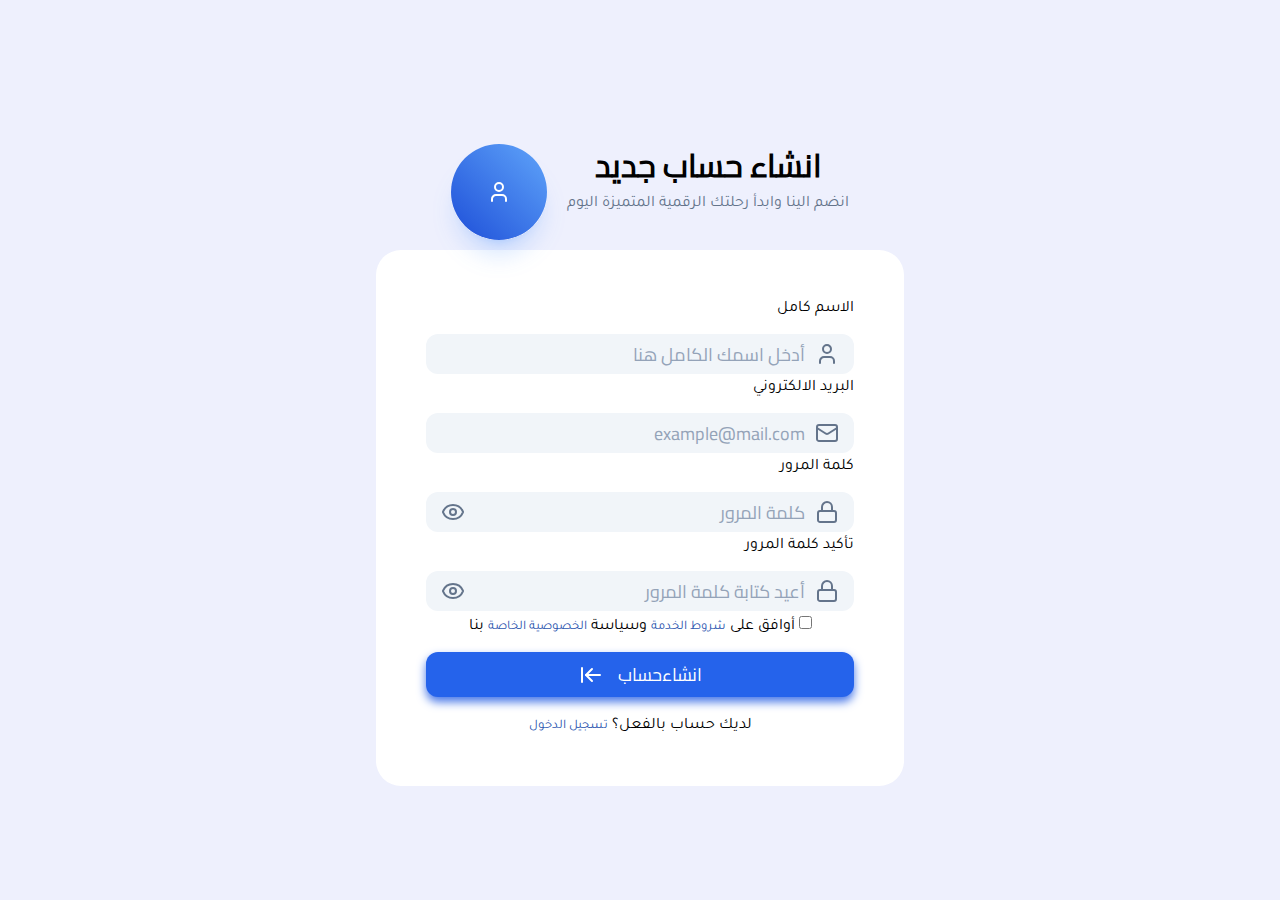
<file: index.html>
<!DOCTYPE html>
<html lang="en">
<link rel="stylesheet" href="RP_style.css">
<link rel="stylesheet" href="font_face.css">
<head>
    <meta charset="UTF-8">
    <meta name="viewport" content="width=device-width, initial-scale=1.0">
    <title>Document</title>
</head>
<body >
    
    <div class="card">
        <div class="header">
          <img  style="width: fit-content; height: fit-content; position: relative; top: 30px;" src="assests/images/Circle person icon.svg" alt="an icon of a person">
          <div >

          <h1  class="C_Normal">انشاء حساب جديد</h1>
          <p class="Normal" style="color: #64748B; margin-bottom: 15px;">انضم الينا وابدأ رحلتك الرقمية المتميزة اليوم</p>

          </div>
        </div>
        
        
        <div class="card_body" style="text-align: right;" >
          <form action="" style="padding: 25px;">

              <div class="form_header">
                <img  style="width: fit-content; height: fit-content; position: relative; top: 30px;" src="assests/images/Circle person icon.svg" alt="an icon of a person">
                <h1  class="C_Normal">انشاء حساب جديد</h1>
              </div>

              
                 <div class="field">
                   <label for="" style="display: block;">الاسم كامل</label>
                  <div class= "field_body" >
                    <input type="text"  placeholder="أدخل اسمك الكامل هنا"  class="C_Normal">
                    <img src="assests/images/person icon.svg" alt="" style = "">
                  </div>
                 </div>
                
                  <div class="field">
                   <label for="" style="display: block;">البريد الالكتروني</label>
                  <div class= "field_body" >
                    <input type="email"  placeholder="example@mail.com"  class="C_Normal">
                    <img src="assests/images/mail.svg" alt="" style = "">
                  </div>
                 </div>

                  <div class="field">
                   <label for="" style="display: block;">كلمة المرور</label>
                  <div class= "field_body" >
                   <button class="eye_btn" onclick="ToggleText()"> <img src="assests/images/eye.svg" alt="" style = ""> </button> 
                    <input type="password" id="password" placeholder="كلمة المرور"  class="C_Normal">
                    <img src="assests/images/lock.svg" alt="" style = "">
                  </div>
                 </div>

                  <div class="field">
                   <label for="" style="display: block;">تأكيد كلمة المرور</label>
                  <div class= "field_body">
                    <button class="eye_btn" onclick="ToggleTextVir()"><img src="assests/images/eye.svg"  alt="" style = ""></button>
                    <input type="password" id="password_vir" placeholder="أعيد كتابة كلمة المرور"  class="C_Normal">
                    <img src="assests/images/lock.svg" alt="" style = "">
                  </div>
                 </div>
                
                 <div class="checkbox_field">
                  <p>أوافق على <span><a href="">شروط الخدمة</a></span> وسياسة <span><a href="">الخصوصية الخاصة</a></span> بنا</p>
                  <input type="checkbox" id="remember" style="cursor: pointer;">
                 </div>

                <button class="submit_btn C_Normal"> <img src="assests/images/arrow.svg" alt="an icon of an arrow pointing to the right">انشاءحساب</button>
                <p style="margin-top: 15px;">لديك حساب بالفعل؟ <span class="login_link"><a href="">تسجيل الدخول</a></span></p>

            </form>
        </div>
    </div>
    
    <script src="index.js"></script>
</body>
</html>
</file>
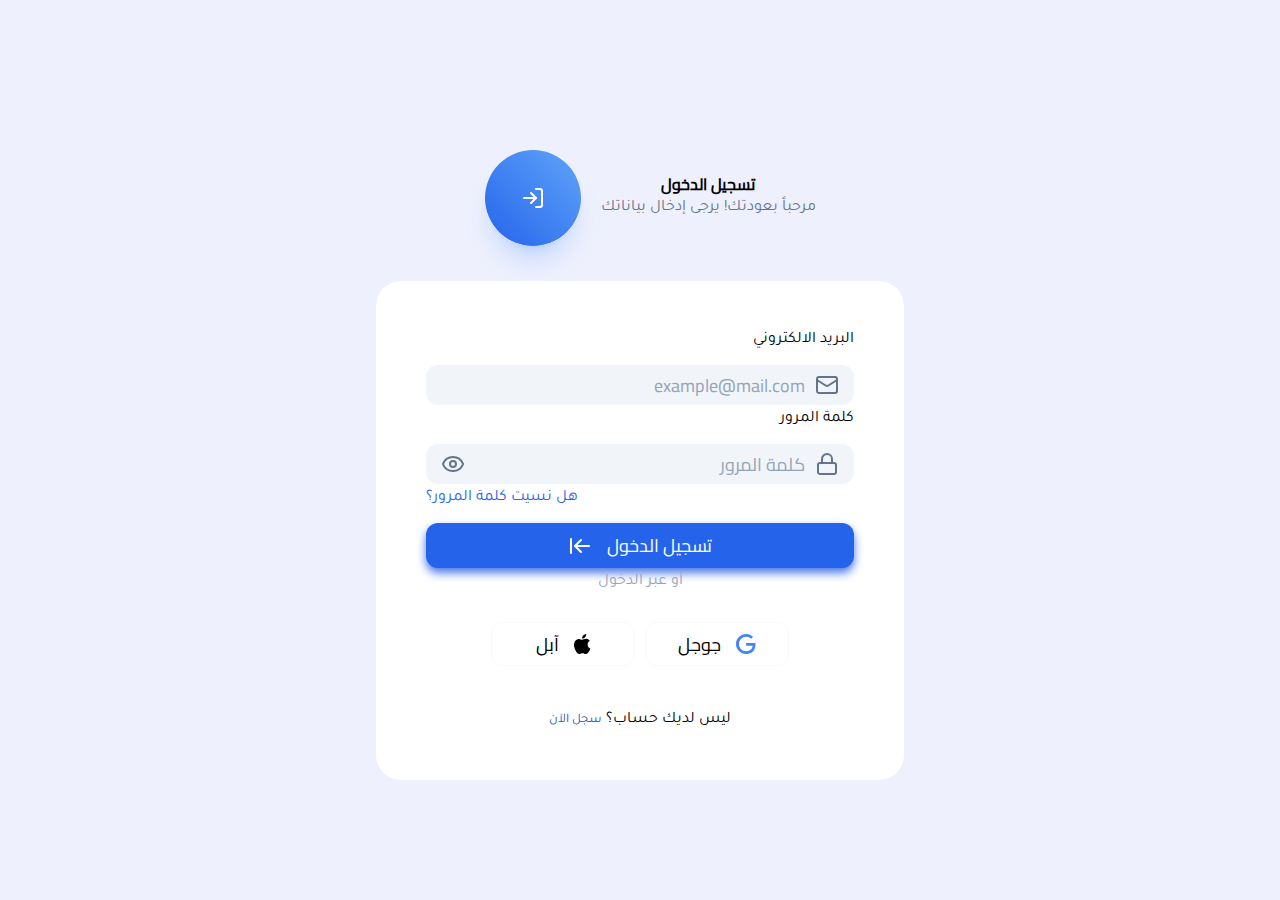
<file: LogInPage/index.html>
<!DOCTYPE html>
<html lang="en">
<link rel="stylesheet" href="LI_style.css">
<link rel="stylesheet" href="font_face.css">
<head>
    <meta charset="UTF-8">
    <meta name="viewport" content="width=device-width, initial-scale=1.0">
    <title>Document</title>
</head>
<body >
    
    <div class="card">
        <div class="header">
          <img  style="width: fit-content; height: fit-content; position: relative; top: 30px;" src="assests/images/log in icon.svg" alt="an icon of a person">
          <div >

          <h1  class="C_Normal">تسجيل الدخول</h1>
          <p class="Normal" style="color: #64748B; margin-bottom: 15px;">مرحباً بعودتك! يرجى إدخال بياناتك</p>

          </div>
        </div>
        
        
        <div class="card_body" style="text-align: right;" >
          <form action="" style="padding: 25px;">

              <div class="form_header">
                <img  style="width: fit-content; height: fit-content; position: relative; top: 30px;" src="assests/images/log in icon.svg" alt="an icon of a person">
                <h1  class="C_Normal">تسجيل الدخول</h1>
              </div>

              
                
                  <div class="field">
                   <label for="" style="display: block;">البريد الالكتروني</label>
                  <div class= "field_body" >
                    <input type="email"  placeholder="example@mail.com"  class="C_Normal">
                    <img src="assests/images/mail.svg" alt="" >
                  </div>
                 </div>

                  <div class="field">
                   <label for="" style="display: block;">كلمة المرور</label>
                  <div class= "field_body" >
                   <button class="eye_btn" onclick="ToggleText()"> <img src="assests/images/eye.svg" alt="" > </button> 
                    <input type="password" id="password" placeholder="كلمة المرور"  class="C_Normal">
                    <img src="assests/images/lock.svg" alt="" >
                  </div>
                 </div>

                 <div style="display: flex; justify-content: start; width: 100%">
                  <p ><a href="../otp verification/index.html" style="color: #2563EB;">هل نسيت كلمة المرور؟</a></p>
                 </div>
                

                <button class="submit_btn C_Normal"> <img src="assests/images/arrow.svg" alt="an icon of an arrow pointing to the right">تسجيل الدخول</button>


                <div class="form_footer">
                  <p style="color: #94A3B8;">أو عبر الدخول</p>

                  <div style="width: 100%; display: flex; justify-content: center; align-items: center; gap: 10px; height: fit-content;"><button class="other_login C_Normal">آبل <img src="assests/images/Apple icon.svg" alt=""></button><button class="other_login C_Normal">جوجل<img src="assests/images/Google icon.svg" alt=""></button></div>

                  <p style="margin-top: 15px;">ليس لديك حساب؟ <span class="login_link"><a href="../RegisterPage/index.html">سجل الآن</a></span></p>
                </div>

            </form>
        </div>
    </div>
    
    <script src="index.js"></script>
</body>
</html>
</file>
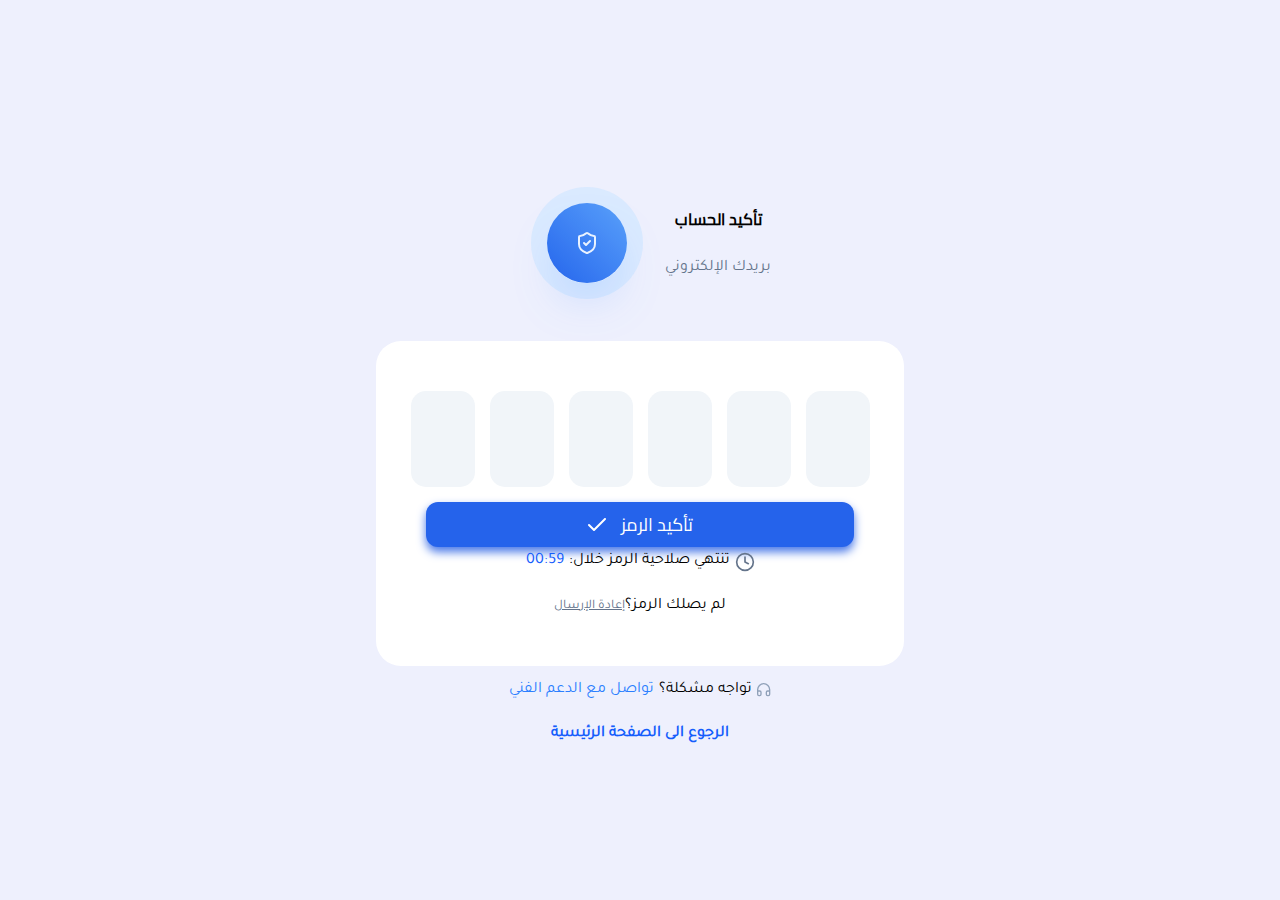
<file: otp verification/index.html>
<!DOCTYPE html>
<html lang="en">
<link rel="stylesheet" href="ocr_style.css">
<link rel="stylesheet" href="font_face.css">
<head>
    <meta charset="UTF-8">
    <meta name="viewport" content="width=device-width, initial-scale=1.0">
    <title>Document</title>
</head>
<body >
    
    <div class="card">
        <div class="header">
          <img  style="width: fit-content; height: fit-content; position: relative; top: 30px;" src="assests/images/verification icon.svg" alt="an icon of a person">
          <div style="display: flex; flex-direction: column; gap: 25px; margin: 025px 0;">

          <h1  class="C_Normal">تأكيد الحساب</h1>
          <p class="Normal" style="color: #64748B; margin-bottom: 15px;">بريدك الإلكتروني</p>

          </div>
        </div>
        
        
        <div class="card_body" style="text-align: right;" >
          <form action="" style="padding: 25px;">

              <div class="form_header">
                <img  style="width: fit-content; height: fit-content; position: relative; top: 30px;" src="assests/images/verification icon.svg" alt="an icon of a person">
                <h1  class="C_Normal">تأكيد الحساب</h1>
              </div>

              
                
                  <div class="field">
                   
                    <input class = "Normal" type="text" maxlength="1" class="C_Normal">
                    <input class = "Normal" type="text" maxlength="1" class="C_Normal">
                    <input class = "Normal" type="text" maxlength="1" class="C_Normal">
                    <input class = "Normal" type="text" maxlength="1" class="C_Normal">
                    <input class = "Normal" type="text" maxlength="1" class="C_Normal">
                    <input class = "Normal" type="text" maxlength="1" class="C_Normal">
                   
                 </div>

                

                <button class="submit_btn C_Normal"> <img src="assests/images/check icon.svg" alt="an icon of an arrow pointing to the right">تأكيد الرمز</button>


                <div class="form_footer">
                  <div class = "Normal" style="display: flex; justify-content: center; align-items: center; gap: 5px;"><span style="color: #155DFC;" id="timer">00:59</span><p>:تنتهي صلاحية الرمز خلال</p><img src="assests/images/clock icon.svg" alt="">
                </div>

                  <p style="margin-top: 15px;">لم يصلك الرمز؟<span class="login_link"><a href="" style="text-decoration: underline; color: #64748B;">إعادة الإرسال</a></span></p>
                </div>

            </form>
        </div>

        <div class = "Normal footer" ><span style="color: #155DFC;"><a href="" style="color: #2B7FFF;">تواصل مع الدعم الفني</a></span><p>تواجه مشكلة؟</p><img src="assests/images/headphones icon.svg" alt=""></div>
        <a href="../LogInPage/index.html" class = "Normal" style="color: #155DFC ; margin-top: 25px; font-weight: bolder;">الرجوع الى الصفحة الرئيسية</a>
    </div>
    
    <script src="index.js"></script>
</body>
</html>
</file>
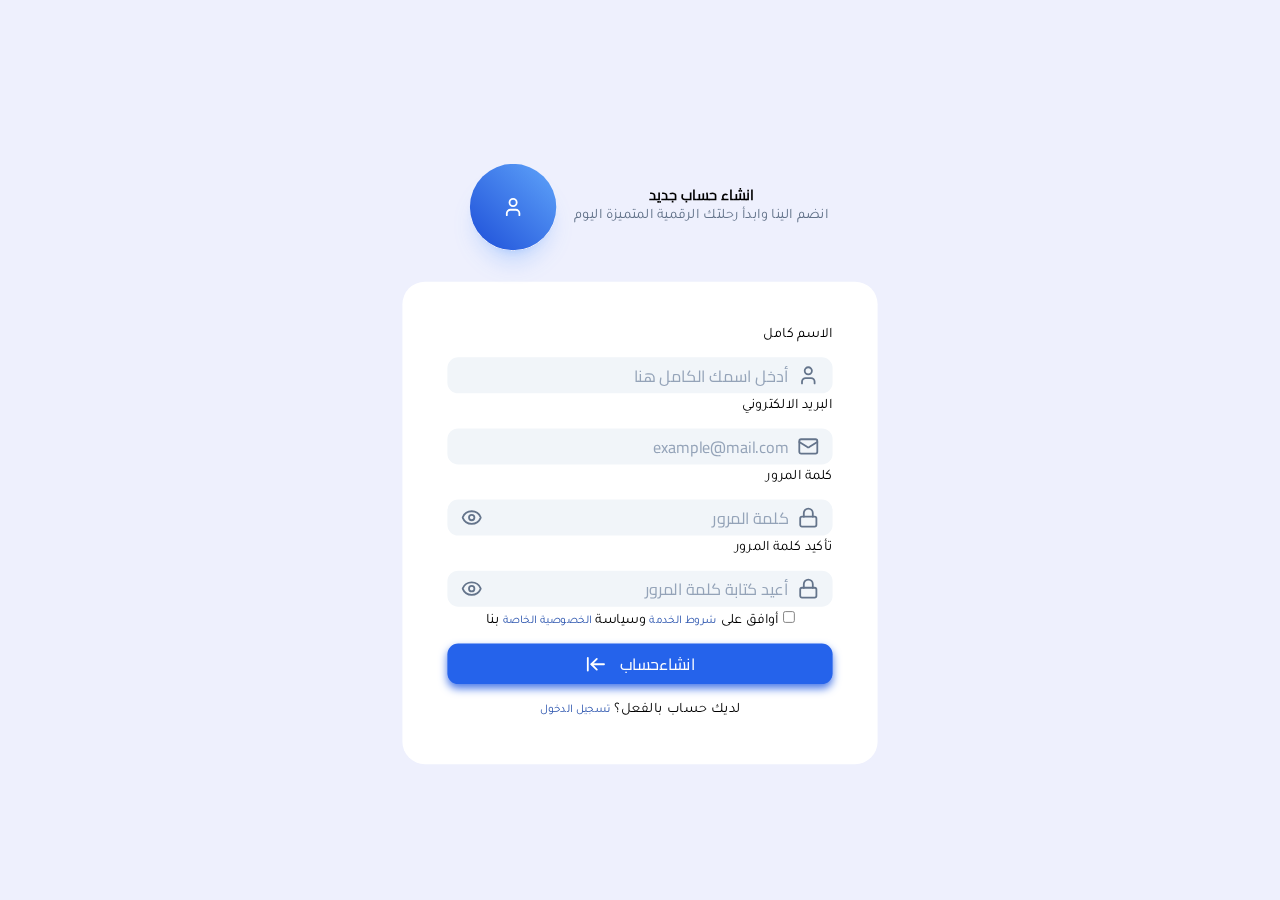
<file: RegisterPage/index.html>
<!DOCTYPE html>
<html lang="en">
<link rel="stylesheet" href="RP_style.css">
<link rel="stylesheet" href="font_face.css">
<head>
    <meta charset="UTF-8">
    <meta name="viewport" content="width=device-width, initial-scale=1.0">
    <title>Document</title>
</head>
<body >
    
    <div class="card">
        <div class="header">
          <img  style="width: fit-content; height: fit-content; position: relative; top: 30px;" src="assests/images/Circle person icon.svg" alt="an icon of a person">
          <div >

          <h1  class="C_Normal">انشاء حساب جديد</h1>
          <p class="Normal" style="color: #64748B; margin-bottom: 15px;">انضم الينا وابدأ رحلتك الرقمية المتميزة اليوم</p>

          </div>
        </div>
        
        
        <div class="card_body" style="text-align: right;" >
          <form action="" style="padding: 25px;">

              <div class="form_header">
                <img  style="width: fit-content; height: fit-content; position: relative; top: 30px;" src="assests/images/Circle person icon.svg" alt="an icon of a person">
                <h1  class="C_Normal">انشاء حساب جديد</h1>
              </div>

              
                 <div class="field">
                   <label for="" style="display: block;">الاسم كامل</label>
                  <div class= "field_body" >
                    <input type="text"  placeholder="أدخل اسمك الكامل هنا"  class="C_Normal">
                    <img src="assests/images/person icon.svg" alt="" >
                  </div>
                 </div>
                
                  <div class="field">
                   <label for="" style="display: block;">البريد الالكتروني</label>
                  <div class= "field_body" >
                    <input type="email"  placeholder="example@mail.com"  class="C_Normal">
                    <img src="assests/images/mail.svg" alt="" >
                  </div>
                 </div>

                  <div class="field">
                   <label for="" style="display: block;">كلمة المرور</label>
                  <div class= "field_body" >
                   <button class="eye_btn" onclick="ToggleText()"> <img src="assests/images/eye.svg" alt="" > </button> 
                    <input type="password" id="password" placeholder="كلمة المرور"  class="C_Normal">
                    <img src="assests/images/lock.svg" alt="" >
                  </div>
                 </div>

                  <div class="field">
                   <label for="" style="display: block;">تأكيد كلمة المرور</label>
                  <div class= "field_body">
                    <button class="eye_btn" onclick="ToggleTextVir()"><img src="assests/images/eye.svg"  alt="" ></button>
                    <input type="password" id="password_vir" placeholder="أعيد كتابة كلمة المرور"  class="C_Normal">
                    <img src="assests/images/lock.svg" alt="" >
                  </div>
                 </div>
                
                 <div class="checkbox_field">
                  <p>أوافق على <span><a href="">شروط الخدمة</a></span> وسياسة <span><a href="">الخصوصية الخاصة</a></span> بنا</p>
                  <input type="checkbox" id="remember" style="cursor: pointer;">
                 </div>

                <button class="submit_btn C_Normal"> <img src="assests/images/arrow.svg" alt="an icon of an arrow pointing to the right">انشاءحساب</button>
                <p style="margin-top: 15px;">لديك حساب بالفعل؟ <span class="login_link"><a href="/LogInPage/index.html">تسجيل الدخول</a></span></p>

            </form>
        </div>
    </div>
    
    <script src="index.js"></script>
</body>
</html>
</file>
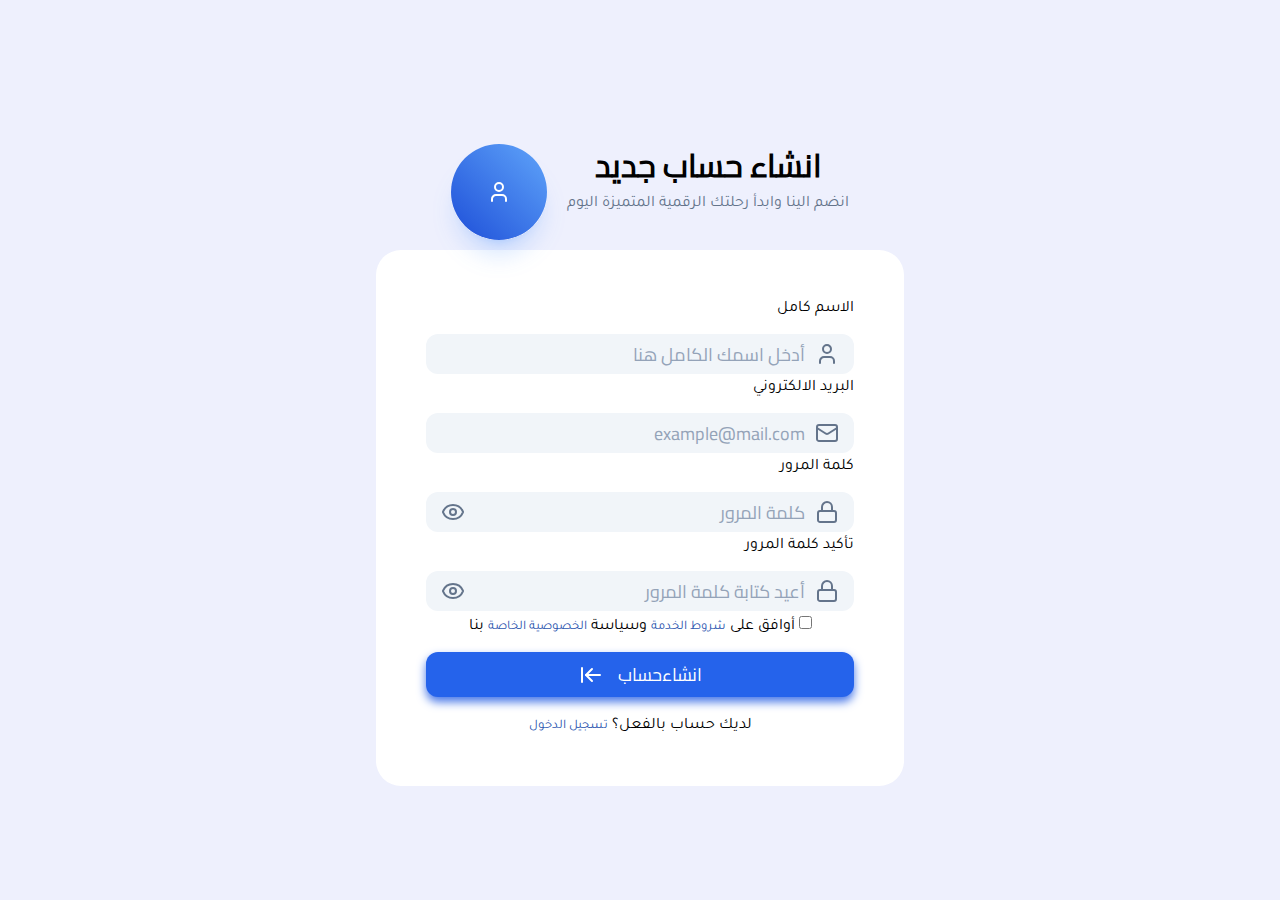
<file: Registration_page.html>
<!DOCTYPE html>
<html lang="en">
<link rel="stylesheet" href="RP_style.css">
<link rel="stylesheet" href="font_face.css">
<head>
    <meta charset="UTF-8">
    <meta name="viewport" content="width=device-width, initial-scale=1.0">
    <title>Document</title>
</head>
<body >
    
    <div class="card">
        <div class="header">
          <img  style="width: fit-content; height: fit-content; position: relative; top: 30px;" src="assests/images/Circle person icon.svg" alt="an icon of a person">
          <div >

          <h1  class="C_Normal">انشاء حساب جديد</h1>
          <p class="Normal" style="color: #64748B; margin-bottom: 15px;">انضم الينا وابدأ رحلتك الرقمية المتميزة اليوم</p>

          </div>
        </div>
        
        
        <div class="card_body" style="text-align: right;" >
            <form action="" style="padding: 25px;">
                 <div class="field">
                   <label for="" style="display: block;">الاسم كامل</label>
                  <div class= "field_body" >
                    <input type="text"  placeholder="أدخل اسمك الكامل هنا"  class="C_Normal">
                    <img src="assests/images/person icon.svg" alt="" style = "">
                  </div>
                 </div>
                
                  <div class="field">
                   <label for="" style="display: block;">البريد الالكتروني</label>
                  <div class= "field_body" >
                    <input type="email"  placeholder="example@mail.com"  class="C_Normal">
                    <img src="assests/images/mail.svg" alt="" style = "">
                  </div>
                 </div>

                  <div class="field">
                   <label for="" style="display: block;">كلمة المرور</label>
                  <div class= "field_body" >
                   <button class="eye_btn" onclick="ToggleText()"> <img src="assests/images/eye.svg" alt="" style = ""> </button> 
                    <input type="password" id="password" placeholder="كلمة المرور"  class="C_Normal">
                    <img src="assests/images/lock.svg" alt="" style = "">
                  </div>
                 </div>

                  <div class="field">
                   <label for="" style="display: block;">تأكيد كلمة المرور</label>
                  <div class= "field_body">
                    <button class="eye_btn" onclick="ToggleTextVir()"><img src="assests/images/eye.svg"  alt="" style = ""></button>
                    <input type="password" id="password_vir" placeholder="أعيد كتابة كلمة المرور"  class="C_Normal">
                    <img src="assests/images/lock.svg" alt="" style = "">
                  </div>
                 </div>
                
                 <div class="checkbox_field">
                  <p>أوافق على <span><a href="">شروط الخدمة</a></span> وسياسة <span><a href="">الخصوصية الخاصة</a></span> بنا</p>
                  <input type="checkbox" id="remember">
                 </div>

                <button class="submit_btn C_Normal"> <img src="assests/images/arrow.svg" alt="an icon of an arrow pointing to the right">انشاءحساب</button>
                <p style="margin-top: 15px;">لديك حساب بالفعل؟ <span class="login_link"><a href="">تسجيل الدخول</a></span></p>

            </form>
        </div>
    </div>
    
    <script src="index.js"></script>
</body>
</html>
</file>
<file: RP_style.css>
:root{
    --color1 : #EEF0FD;
    --color2 : #BDC8F6;
    --color3 : #889FF0;
    --color4 : #4978E8;
    --color5 : #2D56AF;
    --color6 : #1A3673;
    --color7 : #09193C;
}




*{
    padding: 0;
    margin: 0;
    box-sizing: border-box;
}

.C_Normal{
    font-family:  "C_Normal";
}

.Normal{
    font-family: "Normal";
}



body{
    overflow-x: hidden;
    overflow-y: hidden;
    padding: 0;
    background-color: var(--color1);
    width: 100vw;
    height: 100vh;
    display: flex;
    justify-content: center;
    align-items: center;
}

body > p{
    font-family: "Normal";
}

.card{
    width: fit-content;
    box-sizing: border-box;
    padding: 2rem;
    display: flex;
    justify-content: center;
    align-items: center;
    flex-direction: column;
}


.card_body{
    width : 33em;
    box-sizing: border-box;
    padding: 25px;
    border-radius: 25px;
    background-color: white;
    font-family: Normal;
}

.card_body button{
    cursor: pointer;
}

.submit_btn{
    font-size: large;
    width: 100%;
    height: 3.6em;
    border-radius: 12px;
    border: none;
    margin-top: 10px;
    background: #2563EB;
    box-shadow: 0px 5px 10px var(--color4);
    color: white;
    display: flex;
    justify-content: center;
    align-items: center;
    gap: 15px;

    transition: all 0.25s ease-in-out;
}

.submit_btn:hover{
    transform: scale(1.02); 
    box-shadow: 0px 5px 25px var(--color3);

}

.card_body form{
    display: flex;
    justify-content: center;
    align-items: center;
    flex-direction: column;
    gap: 20px;
    text-align: right;
}

.card_body form p span a{
    font-size: small;
    color: #2D56AF;
    text-decoration: none;
}

.card_body form p {
    display: inline;
}

.card_body form input {
    display: inline;
    
}

.card_body form input:hover{
    cursor: text;
    
}

.card_body form input::placeholder{
    color: #94A3B8
    
}

.form_header{
    display: none;
   
}

.card_body input{
    border: none;
    background-color: transparent;
    
}

.field{
    width: 100%;
    display: flex;
    flex-direction: column;
    gap: 15px;
}

.field_body{
    font-family: Thin;
    gap: 10px;
    display: flex;
    justify-content: space-between; 
    align-items: center;
    background-color: #F1F5F9;
    box-sizing: border-box;
    padding: 10px 15px;
    border-radius: 12px;
    height: 3.5em;
}


#password::placeholder{
  font-size: large;
}
#password_vir::placeholder{
  font-size: large;
}

.field_body button{
    display: flex;
    justify-content: center;
    align-items: center;
}

.field_body input{
    font-size: large;
    display: flex;
    gap: 10px;
    direction: rtl;
    flex-grow: 1;
}
.field_body input:focus{
    outline: none;
}
.eye_btn{
   background-color: transparent;
   border : none;
}

.login_link a{
    color: var(--color5);
    text-decoration: none;

    transition: all 0.5s ease-in-out;
}

.login_link a:hover{
    text-decoration: underline;
}

.header{
    display: flex;
    flex-direction: column;
    justify-content: center;
    align-items: center;
    text-align: center;
}
@media (max-height: 900px) {
   .header{
    flex-direction: row;
   }
   
   .field_body{
    height: 2.5em;
   }

   .card_body form{
    gap :5px;
   }

   .submit_btn{
    height: 2.5em;
   }
}




@media (max-width: 600px) {
   .card_body{
    width: 24em;
   }

   .header{
    font-size: medium;
    gap: 0;
   }

   .header img{
    transform: scale(0.8);
   }

  

}

@media (max-width: 450px){

    
    .header img{
        display: block;
        transform: scale(0.7);
    }

    .card_body{
    width: 20em;
   }

   .header{
    font-size: small;
    gap: 0;
   }

   .header h1{
    font-size: medium;
   }

   .card_body form input{
    font-size: small;
   }

   #password::placeholder{
    font-size: small;
   }

   #password_vir::placeholder{
    font-size: small;
   }

   .submit_btn{
    font-size: small;
   }
}

@media (max-width: 380px) {

    .header{
        display: none;
    }

    .form_header{
         display: flex;
         flex-direction: column;
    justify-content: center;
    align-items: center;
    text-align: center;
    margin-bottom: 30px;
    }
    *{
        font-size: small;
        box-sizing: border-box;
    }
    body{
        margin: 0;
        padding: 0;
        width: 100vw;
        height: 100vh;
    }
    .card{
        width: 100%;
        height: 100%;
    }
   .card_body{
    
    width: 100vw;
    height: 100vh;
    padding: 0;
   }

   .card_body form{
    width: 100vw;
    height: 100vh;
   }

   .card_body form input{
    font-size: small;
   }

   #password::placeholder{
    font-size: small;
   }

   #password_vir::placeholder{
    font-size: small;
   }

}
</file>
<file: font_face.css>
@font-face {
    font-family: "Bolder";
    src: url(assests/fonts/Tajawal/Tajawal-ExtraBold.ttf);
}
@font-face {
    font-family: "Bold";
    src: url(assests/fonts/Tajawal/Tajawal-Bold.ttf);
}
@font-face {
    font-family: "Normal";
    src: url(assests/fonts/Tajawal/Tajawal-Regular.ttf);
}
@font-face {
    font-family: "Thin";
    src: url(assests/fonts/Tajawal/Tajawal-Light.ttf);
}
@font-face {
    font-family: "C_Bolder";
    src: url(assests/fonts/Cario/Cairo-ExtraBold.ttf);
}
@font-face {
    font-family: "C_Bold";
    src: url(assests/fonts/Cario/Cairo-Bold.ttf);
}
@font-face {
    font-family: "C_Normal";
    src: url(assests/fonts/Cario/Cairo-Regular.ttf);
}
</file>
<file: LogInPage/LI_style.css>
:root{
    --color1 : #EEF0FD;
    --color2 : #BDC8F6;
    --color3 : #889FF0;
    --color4 : #4978E8;
    --color5 : #2D56AF;
    --color6 : #1A3673;
    --color7 : #09193C;
}




*{
    padding: 0;
    margin: 0;
    box-sizing: border-box;
}

.C_Normal{
    font-family:  "C_Normal";
}

.Normal{
    font-family: "Normal";
}

a{
    text-decoration: none;
}

a:hover{
    text-decoration: underline;
}

body{
    overflow-x: hidden;
    /* overflow-y: hidden; */
    padding: 0;
    background-color: var(--color1);
    width: 100vw;
    height: 100vh;
    display: flex;
    justify-content: center;
    align-items: center;
}

body > p{
    font-family: "Normal";
}

.card{
    width: fit-content;
    box-sizing: border-box;
    padding: 2rem;
    display: flex;
    justify-content: center;
    align-items: center;
    flex-direction: column;
}


.card_body{
    width : 33em;
    box-sizing: border-box;
    padding: 25px;
    border-radius: 25px;
    background-color: white;
    font-family: Normal;
}

.card_body button{
    cursor: pointer;
}

.submit_btn{
    font-size: large;
    width: 100%;
    height: 3.6em;
    border-radius: 12px;
    border: none;
    margin-top: 10px;
    background: #2563EB;
    box-shadow: 0px 5px 10px var(--color4);
    color: white;
    display: flex;
    justify-content: center;
    align-items: center;
    gap: 15px;

    transition: all 0.25s ease-in-out;
}

.submit_btn:hover{
    transform: scale(1.02); 
    box-shadow: 0px 5px 25px var(--color3);

}

.submit_btn:active{
    transform: scale(0.98);
    background-color: #1a52cb;
}

.other_login{
    font-size: large;
    width: 8em;
    height: 2.4em;
    border-radius: 12px;
    border: #F8FAFC solid;
    border-width: 1px;
    background: #ffffff;
    color: rgb(0, 0, 0);
    display: flex;
    justify-content: center;
    align-items: center;
    gap: 15px;

    transition: all 0.25s ease-in-out;
}

.other_login:hover{
    transform: scale(1.02); 
}

.other_login:active{

    background-color: rgb(154, 154, 154);
    transform: scale(0.98);
}

.card_body form{
    display: flex;
    justify-content: center;
    align-items: center;
    flex-direction: column;
    gap: 20px;
    text-align: right;
}

.card_body form p span a{
    font-size: small;
    color: #2D56AF;
    text-decoration: none;
}

.card_body form p {
    display: inline;
}

.card_body form input {
    display: inline;
    
}

.card_body form input:hover{
    cursor: text;
    
}

.card_body form input::placeholder{
    color: #94A3B8
    
}

.form_header{
    display: none;
   
}

.card_body input{
    border: none;
    background-color: transparent;
    
}

.field{
    width: 100%;
    display: flex;
    flex-direction: column;
    gap: 15px;
}

.field_body{
    font-family: Thin;
    gap: 10px;
    display: flex;
    justify-content: space-between; 
    align-items: center;
    background-color: #F1F5F9;
    box-sizing: border-box;
    padding: 10px 15px;
    border-radius: 12px;
    height: 3.5em;
}


#password::placeholder{
  font-size: large;
}
#password_vir::placeholder{
  font-size: large;
}

.field_body button{
    display: flex;
    justify-content: center;
    align-items: center;
}

.field_body input{
    font-size: large;
    display: flex;
    gap: 10px;
    direction: rtl;
    flex-grow: 1;
}
.field_body input:focus{
    outline: none;
}
.eye_btn{
   background-color: transparent;
   border : none;
}

.login_link a{
    color: var(--color5);
    text-decoration: none;

    transition: all 0.5s ease-in-out;
}

.login_link a:hover{
    text-decoration: underline;
}

.header{
    display: flex;
    flex-direction: column;
    justify-content: center;
    align-items: center;
    text-align: center;
}


.form_footer{
    display: flex;
    justify-content: center;
    align-items: center;
    flex-direction: column;
    gap: 30px;
    width: 100%;
}

@media (max-height: 900px) {
   .header{
    flex-direction: row;
   }

   .header img{
    margin-bottom: 25px;
   }

   .header div h1{
    font-size:medium;
   }
   
   .field_body{
    height: 2.5em;
   }

   .card_body form{
    gap :5px;
   }

   .submit_btn{
    height: 2.5em;
   }
}




@media (max-width: 600px) {
   .card_body{
    width: 24em;
   }

   .header{
    font-size: medium;
    gap: 0;
   }

   .header img{
    transform: scale(0.8);
   }

  

}

@media (max-width: 450px){

    
    .header img{
        display: block;
        transform: scale(0.7);
    }

    .card_body{
    width: 20em;
   }

   .header{
    font-size: small;
    gap: 0;
   }

   .header h1{
    font-size: medium;
   }

   .card_body form input{
    font-size: small;
   }

   #password::placeholder{
    font-size: small;
   }

   #password_vir::placeholder{
    font-size: small;
   }

   .submit_btn{
    font-size: small;
   }
}

@media (max-width: 380px) {

    .header{
        display: none;
    }

    .form_header{
         display: flex;
         flex-direction: column;
    justify-content: center;
    align-items: center;
    text-align: center;
    margin-bottom: 30px;
    }
    *{
        font-size: small;
        box-sizing: border-box;
    }
    body{
        margin: 0;
        padding: 0;
        width: 100vw;
        height: 100vh;
    }
    .card{
        width: 100%;
        height: 100%;
    }
   .card_body{
    
    width: 100vw;
    height: 100vh;
    padding: 0;
   }

   .card_body form{
    width: 100vw;
    height: 100vh;
   }

   .card_body form input{
    font-size: small;
   }

   #password::placeholder{
    font-size: small;
   }

   #password_vir::placeholder{
    font-size: small;
   }

}

@media (max-height: 600px)
{

    .header{
        display: none;
    }

    .form_header{
         display: flex;
         flex-direction: column;
    justify-content: center;
    align-items: center;
    text-align: center;
    margin-bottom: 30px;
    }
    *{
        font-size: small;
        box-sizing: border-box;
    }
    body{
        margin: 0;
        padding: 0;
        width: 100vw;
        height: 100vh;
    }
    .card{
        width: 100%;
        height: 100%;
    }
   .card_body{
    
    width: 100vw;
    height: 100vh;
    padding: 0;
    display: flex;
    justify-content: center;
    align-items: center;
   }

   .card_body form{
    width: min(100vw,32em);
    height: 100vh;
   }

   .card_body form input{
    font-size: small;
   }

   #password::placeholder{
    font-size: small;
   }

   #password_vir::placeholder{
    font-size: small;
   }




}
</file>
<file: LogInPage/font_face.css>
@font-face {
    font-family: "Bolder";
    src: url(assests/fonts/Tajawal/Tajawal-ExtraBold.ttf);
}
@font-face {
    font-family: "Bold";
    src: url(assests/fonts/Tajawal/Tajawal-Bold.ttf);
}
@font-face {
    font-family: "Normal";
    src: url(assests/fonts/Tajawal/Tajawal-Regular.ttf);
}
@font-face {
    font-family: "Thin";
    src: url(assests/fonts/Tajawal/Tajawal-Light.ttf);
}
@font-face {
    font-family: "C_Bolder";
    src: url(assests/fonts/Cario/Cairo-ExtraBold.ttf);
}
@font-face {
    font-family: "C_Bold";
    src: url(assests/fonts/Cario/Cairo-Bold.ttf);
}
@font-face {
    font-family: "C_Normal";
    src: url(assests/fonts/Cario/Cairo-Regular.ttf);
}
</file>
<file: otp verification/ocr_style.css>
:root{
    --color1 : #EEF0FD;
    --color2 : #BDC8F6;
    --color3 : #889FF0;
    --color4 : #4978E8;
    --color5 : #2D56AF;
    --color6 : #1A3673;
    --color7 : #09193C;
}




*{
    padding: 0;
    margin: 0;
    box-sizing: border-box;
}

/* .ocr{
    display: flex;
    gap :10px;
    font-size: larger;
} */

.C_Normal{
    font-family:  "C_Normal";
}

.Normal{
    font-family: "Normal";
}

a{
    text-decoration: none;
}

a:hover{
    text-decoration: underline;
}

body{
    overflow-x: hidden;
    overflow-y: hidden;
    padding: 0;
    background-color: var(--color1);
    width: 100vw;
    height: 100vh;
    display: flex;
    justify-content: center;
    align-items: center;
}

body > p{
    font-family: "Normal";
}

.card{
    width: fit-content;
    box-sizing: border-box;
    padding: 2rem;
    display: flex;
    justify-content: center;
    align-items: center;
    flex-direction: column;
}


.card_body{
    width : 33em;
    box-sizing: border-box;
    padding: 25px;
    border-radius: 25px;
    background-color: white;
    font-family: Normal;
}

.card_body button{
    cursor: pointer;
}

.submit_btn{
    font-size: large;
    width: 100%;
    height: 3.6em;
    border-radius: 12px;
    border: none;
    margin-top: 10px;
    background: #2563EB;
    box-shadow: 0px 5px 10px var(--color4);
    color: white;
    display: flex;
    justify-content: center;
    align-items: center;
    gap: 15px;

    transition: all 0.25s ease-in-out;
}

.submit_btn:hover{
    transform: scale(1.02); 
    box-shadow: 0px 5px 25px var(--color3);

}

.submit_btn:active{
    transform: scale(0.98);
    background-color: #1a52cb;
}

.other_login{
    font-size: large;
    width: 8em;
    height: 2.4em;
    border-radius: 12px;
    border: #F8FAFC solid;
    border-width: 1px;
    background: #ffffff;
    color: rgb(0, 0, 0);
    display: flex;
    justify-content: center;
    align-items: center;
    gap: 15px;

    transition: all 0.25s ease-in-out;
}

.other_login:hover{
    transform: scale(1.02); 
}

.card_body form{
    display: flex;
    justify-content: center;
    align-items: center;
    flex-direction: column;
    gap: 20px;
    text-align: right;
}

.card_body form p span a{
    font-size: small;
    color: #2D56AF;
    text-decoration: none;
}

.card_body form p {
    display: inline;
}

.card_body form input {
    display: inline;
    
}

.card_body form input:hover{
    cursor: text;
    
}

.card_body form input::placeholder{
    color: #94A3B8
    
}

.form_header{
    display: none;
   
}

.card_body input{
    border: none;
    background-color: transparent;
    
}

.field{
    width: 100%;
    display: flex;
    flex-direction: row;
    justify-content: center;
    align-items: center;
    gap: 15px;
}


.field input{
    width: 64px;
    height: 96px;

    font-size: 2em; 
    font-weight: bolder;
    text-align: center;

    padding: 0;
    line-height: 5em;      

    box-sizing: border-box;
    outline: none;

    border-radius: 15px;
    background: #F1F5F9;

    caret-color: transparent;
}



#password::placeholder{
  font-size: large;
}
#password_vir::placeholder{
  font-size: large;
}

.field_body button{
    display: flex;
    justify-content: center;
    align-items: center;
}

.field_body input{
    font-size: large;
    display: flex;
    gap: 10px;
    direction: rtl;
    flex-grow: 1;
}
.field_body input:focus{
    outline: none;
}
.eye_btn{
   background-color: transparent;
   border : none;
}

.login_link a{
    color: var(--color5);
    text-decoration: none;

    transition: all 0.5s ease-in-out;
}

.login_link a:hover{
    text-decoration: underline;
}

.header{
    display: flex;
    flex-direction: column;
    justify-content: center;
    align-items: center;
    text-align: center;
}

.header img{
    animation: pulseScale 1s infinite alternate;
}

@keyframes pulseScale {
  0% {
    transform: scale(1);  /* normal size */
  }
  100% {
    transform: scale(1.2); /* scaled up */
  }
}

.footer{
    display: flex;
    justify-content: center;
    align-items: center;
    gap: 5px;
    margin-top: 15px;
}
.form_footer{
    display: flex;
    justify-content: center;
    align-items: center;
    flex-direction: column;
    gap: 10px;
    width: 100%;
}

@media (max-height: 900px) {
   .header{
    flex-direction: row;
   }

   .header img{
    margin-bottom: 25px;
   }

   .header div h1{
    font-size:medium;
   }
   
   .field_body{
    height: 2.5em;
   }

   .card_body form{
    gap :5px;
   }

   .submit_btn{
    height: 2.5em;
   }
}




@media (max-width: 600px) {

    .field{
        gap: 5px;
    }
    .field input{
        width: 48px;
        height: 64px;
    }
   .card_body{
    width: 24em;
   }

   .header{
    font-size: medium;
    gap: 0;
   }

   .header img{
    transform: scale(0.8);
   }

  

}

@media (max-width: 450px){

    .field{
        gap: 10px;
    }
    .field input{
        border-radius: 10px;
        width: 40px;
        height: 60px;
       
    }
    
    .header img{
        display: block;
        transform: scale(0.7);
    }

    .card_body{
    width: 20em;
   }

   .header{
    font-size: small;
    gap: 0;
   }

   .header h1{
    font-size: medium;
   }

   .card_body form input{
    font-size: small;
   }

   #password::placeholder{
    font-size: small;
   }

   #password_vir::placeholder{
    font-size: small;
   }

   .submit_btn{
    font-size: small;
   }
}

@media (max-width: 380px) {

    .header{
        display: none;
    }
    .footer{
        display: none;
    }

    .field{
        gap: 6px;
    }
    .field input{
        border-radius: 10px;
        width: 40px;
        height: 58.1px;
       
    }

    .form_header{
         display: flex;
         flex-direction: column;
    justify-content: center;
    align-items: center;
    text-align: center;
    margin-bottom: 30px;
    }
    *{
        font-size: small;
        box-sizing: border-box;
    }
    body{
        margin: 0;
        padding: 0;
        width: 100vw;
        height: 100vh;
    }
    .card{
        width: 100%;
        height: 100%;
    }
   .card_body{
    
    width: 100vw;
    height: 100vh;
    padding: 0;
   }

   .card_body form{
    width: 100vw;
    height: 100vh;
   }

   .card_body form input{
    font-size: small;
   }

   #password::placeholder{
    font-size: small;
   }

   #password_vir::placeholder{
    font-size: small;
   }

}

@media (max-height: 600px)
{

    .header{
        display: none;
    }

    .form_header{
         display: flex;
         flex-direction: column;
    justify-content: center;
    align-items: center;
    text-align: center;
    margin-bottom: 30px;
    }
    *{
        font-size: small;
        box-sizing: border-box;
    }
    body{
        margin: 0;
        padding: 0;
        width: 100vw;
        height: 100vh;
    }
    .card{
        width: 100%;
        height: 100%;
    }
   .card_body{
    
    width: 100vw;
    height: 100vh;
    padding: 0;
    display: flex;
    justify-content: center;
    align-items: center;
   }

   .card_body form{
    width: min(100vw,32em);
    height: 100vh;
   }

   .card_body form input{
    font-size: small;
   }

   #password::placeholder{
    font-size: small;
   }

   #password_vir::placeholder{
    font-size: small;
   }




}
</file>
<file: otp verification/font_face.css>
@font-face {
    font-family: "Bolder";
    src: url(assests/fonts/Tajawal/Tajawal-ExtraBold.ttf);
}
@font-face {
    font-family: "Bold";
    src: url(assests/fonts/Tajawal/Tajawal-Bold.ttf);
}
@font-face {
    font-family: "Normal";
    src: url(assests/fonts/Tajawal/Tajawal-Regular.ttf);
}
@font-face {
    font-family: "Thin";
    src: url(assests/fonts/Tajawal/Tajawal-Light.ttf);
}
@font-face {
    font-family: "C_Bolder";
    src: url(assests/fonts/Cario/Cairo-ExtraBold.ttf);
}
@font-face {
    font-family: "C_Bold";
    src: url(assests/fonts/Cario/Cairo-Bold.ttf);
}
@font-face {
    font-family: "C_Normal";
    src: url(assests/fonts/Cario/Cairo-Regular.ttf);
}
</file>
<file: RegisterPage/RP_style.css>
:root{
    --color1 : #EEF0FD;
    --color2 : #BDC8F6;
    --color3 : #889FF0;
    --color4 : #4978E8;
    --color5 : #2D56AF;
    --color6 : #1A3673;
    --color7 : #09193C;
}




*{
    padding: 0;
    margin: 0;
    box-sizing: border-box;
}

.C_Normal{
    font-family:  "C_Normal";
}

.Normal{
    font-family: "Normal";
}



body{
    overflow-x: hidden;
    /* overflow-y: hidden; */
    padding: 0;
    background-color: var(--color1);
    width: 100vw;
    height: 100vh;
    display: flex;
    justify-content: center;
    align-items: center;
}

body > p{
    font-family: "Normal";
}

.card{
    transform: scale(0.9);
    width: fit-content;
    box-sizing: border-box;
    padding: 2rem;
    display: flex;
    justify-content: center;
    align-items: center;
    flex-direction: column;
}


.card_body{
    width : 33em;
    box-sizing: border-box;
    padding: 25px;
    border-radius: 25px;
    background-color: white;
    font-family: Normal;
}

.card_body button{
    cursor: pointer;
}

.submit_btn{
    font-size: large;
    width: 100%;
    height: 3.6em;
    border-radius: 12px;
    border: none;
    margin-top: 10px;
    background: #2563EB;
    box-shadow: 0px 5px 10px var(--color4);
    color: white;
    display: flex;
    justify-content: center;
    align-items: center;
    gap: 15px;

    transition: all 0.25s ease-in-out;
}

.submit_btn:hover{
    transform: scale(1.02); 
    box-shadow: 0px 5px 25px var(--color3);

}

.submit_btn:active{
    transform: scale(0.98);
    background-color: #1a52cb;
}

.card_body form{
    display: flex;
    justify-content: center;
    align-items: center;
    flex-direction: column;
    gap: 20px;
    text-align: right;
}

.card_body form p span a{
    font-size: small;
    color: #2D56AF;
    text-decoration: none;
}

.card_body form p {
    display: inline;
}

.card_body form input {
    display: inline;
    
}

.card_body form input:hover{
    cursor: text;
    
}

.card_body form input::placeholder{
    color: #94A3B8
    
}

.form_header{
    display: none;
   
}

.card_body input{
    border: none;
    background-color: transparent;
    
}

.field{
    width: 100%;
    display: flex;
    flex-direction: column;
    gap: 15px;
}

.field_body{
    font-family: Thin;
    gap: 10px;
    display: flex;
    justify-content: space-between; 
    align-items: center;
    background-color: #F1F5F9;
    box-sizing: border-box;
    padding: 10px 15px;
    border-radius: 12px;
    height: 3.5em;
}


#password::placeholder{
  font-size: large;
}
#password_vir::placeholder{
  font-size: large;
}

.field_body button{
    display: flex;
    justify-content: center;
    align-items: center;
}

.field_body input{
    font-size: large;
    display: flex;
    gap: 10px;
    direction: rtl;
    flex-grow: 1;
}
.field_body input:focus{
    outline: none;
}
.eye_btn{
   background-color: transparent;
   border : none;
}

.login_link a{
    color: var(--color5);
    text-decoration: none;

    transition: all 0.5s ease-in-out;
}

.login_link a:hover{
    text-decoration: underline;
}

.header{
    display: flex;
    flex-direction: column;
    justify-content: center;
    align-items: center;
    text-align: center;
}
@media (max-height: 900px) {
   .header{
    flex-direction: row;
   }

   .header img{
    margin-bottom: 25px;
   }

   .header div h1{
    font-size:medium;
   }
   
   .field_body{
    height: 2.5em;
   }

   .card_body form{
    gap :5px;
   }

   .submit_btn{
    height: 2.5em;
   }
}




@media (max-width: 600px) {
   .card_body{
    width: 24em;
   }

   .header{
    font-size: medium;
    gap: 0;
   }

   .header img{
    transform: scale(0.8);
   }

  

}

@media (max-width: 450px){

    
    .header img{
        display: block;
        transform: scale(0.7);
    }

    .card_body{
    width: 20em;
   }

   .header{
    font-size: small;
    gap: 0;
   }

   .header h1{
    font-size: medium;
   }

   .card_body form input{
    font-size: small;
   }

   #password::placeholder{
    font-size: small;
   }

   #password_vir::placeholder{
    font-size: small;
   }

   .submit_btn{
    font-size: small;
   }
}

@media (max-width: 380px) {

    .header{
        display: none;
    }

    .form_header{
         display: flex;
         flex-direction: column;
    justify-content: center;
    align-items: center;
    text-align: center;
    margin-bottom: 30px;
    }
    *{
        font-size: small;
        box-sizing: border-box;
    }
    body{
        margin: 0;
        padding: 0;
        width: 100vw;
        height: 100vh;
    }
    .card{
        width: 100%;
        height: 100%;
    }
   .card_body{
    
    width: 100vw;
    height: 100vh;
    padding: 0;
   }

   .card_body form{
    width: 100vw;
    height: 100vh;
   }

   .card_body form input{
    font-size: small;
   }

   #password::placeholder{
    font-size: small;
   }

   #password_vir::placeholder{
    font-size: small;
   }

}

@media (max-height: 600px)
{

    .header{
        display: none;
    }

    .form_header{
         display: flex;
         flex-direction: column;
    justify-content: center;
    align-items: center;
    text-align: center;
    margin-bottom: 30px;
    }
    *{
        font-size: small;
        box-sizing: border-box;
    }
    body{
        margin: 0;
        padding: 0;
        width: 100vw;
        height: 100vh;
    }
    .card{
        width: 100%;
        height: 100%;
    }
   .card_body{
    
    width: 100vw;
    height: 100vh;
    padding: 0;
    display: flex;
    justify-content: center;
    align-items: center;
   }

   .card_body form{
    width: min(100vw,32em);
    height: 100vh;
   }

   .card_body form input{
    font-size: small;
   }

   #password::placeholder{
    font-size: small;
   }

   #password_vir::placeholder{
    font-size: small;
   }




}
</file>
<file: RegisterPage/font_face.css>
@font-face {
    font-family: "Bolder";
    src: url(./assests/fonts/Tajawal/Tajawal-ExtraBold.ttf);
}
@font-face {
    font-family: "Bold";
    src: url(./assests/fonts/Tajawal/Tajawal-Bold.ttf);
}
@font-face {
    font-family: "Normal";
    src: url(./assests/fonts/Tajawal/Tajawal-Regular.ttf);
}
@font-face {
    font-family: "Thin";
    src: url(./assests/fonts/Tajawal/Tajawal-Light.ttf);
}
@font-face {
    font-family: "C_Bolder";
    src: url(./assests/fonts/Cario/Cairo-ExtraBold.ttf);
}
@font-face {
    font-family: "C_Bold";
    src: url(./assests/fonts/Cario/Cairo-Bold.ttf);
}
@font-face {
    font-family: "C_Normal";
    src: url(./assests/fonts/Cario/Cairo-Regular.ttf);
}
</file>
